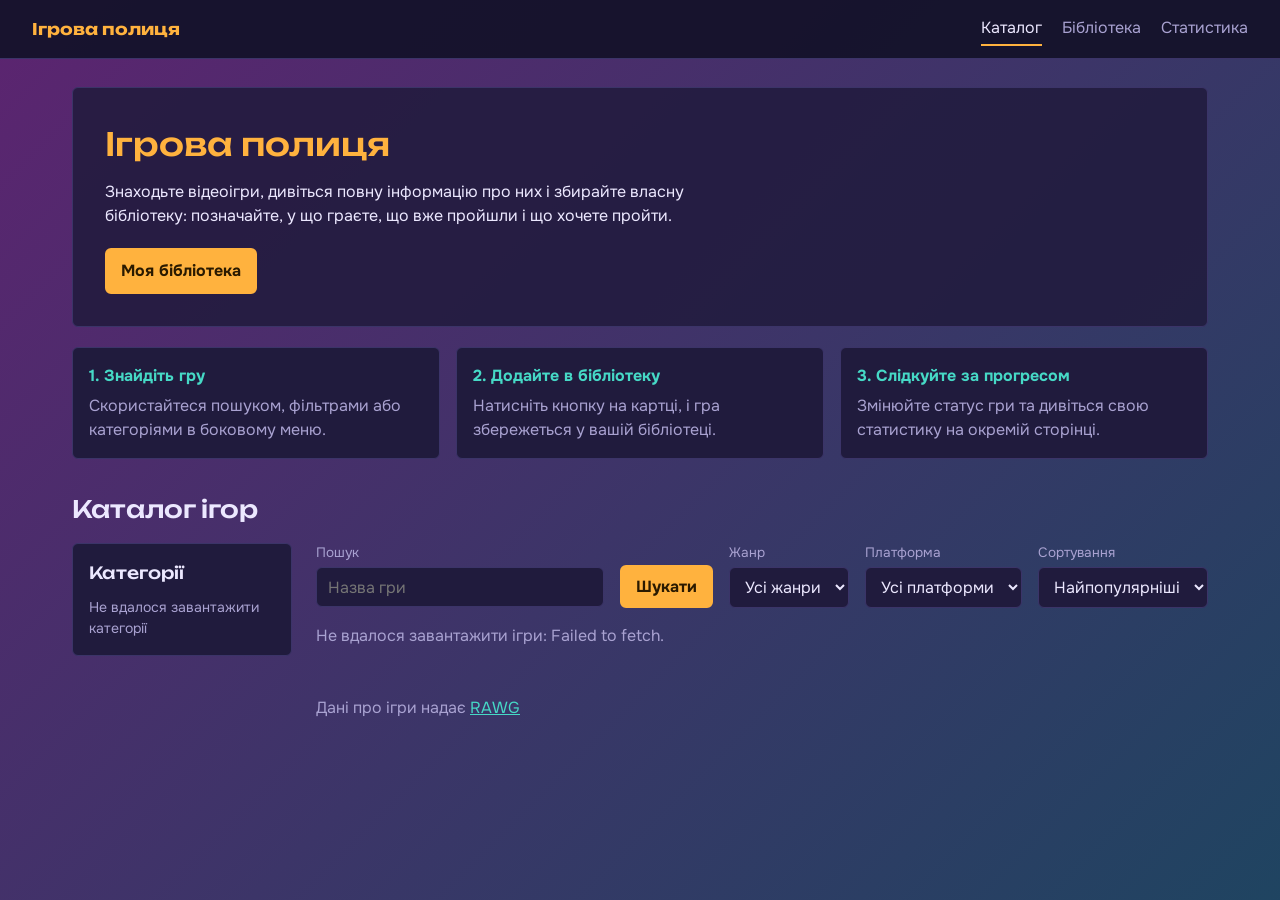
<file: finalProject/index.html>
<!DOCTYPE html>
<html lang="uk">
<head>
<meta charset="UTF-8">
<title>Каталог</title>
<link rel="preconnect" href="https://fonts.googleapis.com">
<link rel="preconnect" href="https://fonts.gstatic.com" crossorigin>
<link href="https://fonts.googleapis.com/css2?family=Onest:wght@400;500;700&family=Unbounded:wght@500;700&display=swap" rel="stylesheet">
<link rel="stylesheet" href="css/style.css">
</head>
<body>

<header class="site-header">
  <a class="logo" href="index.html">Ігрова полиця</a>
  <nav>
    <a href="index.html" aria-current="page">Каталог</a>
    <a href="library.html">Бібліотека <span id="lib-count" class="count"></span></a>
    <a href="stats.html">Статистика</a>
  </nav>
</header>

<main>
  <section class="hero">
    <h1>Ігрова полиця</h1>
    <p>Знаходьте відеоігри, дивіться повну інформацію про них і збирайте власну
      бібліотеку: позначайте, у що граєте, що вже пройшли і що хочете пройти.</p>
    <a class="btn" href="library.html">Моя бібліотека</a>
  </section>

  <section class="steps">
    <div class="step">
      <h3>1. Знайдіть гру</h3>
      <p>Скористайтеся пошуком, фільтрами або категоріями в боковому меню.</p>
    </div>
    <div class="step">
      <h3>2. Додайте в бібліотеку</h3>
      <p>Натисніть кнопку на картці, і гра збережеться у вашій бібліотеці.</p>
    </div>
    <div class="step">
      <h3>3. Слідкуйте за прогресом</h3>
      <p>Змінюйте статус гри та дивіться свою статистику на окремій сторінці.</p>
    </div>
  </section>

  <h2 class="catalog-title">Каталог ігор</h2>

  <div class="layout">

    <aside class="sidebar">
      <h2>Категорії</h2>
      <ul id="categories" class="categories">
        <li class="meta">Завантаження…</li>
      </ul>
    </aside>

    <div class="content">
      <form class="filters" id="filters">
        <label class="field grow">Пошук<input type="search" id="search" placeholder="Назва гри"></label>
        <button type="submit" class="btn">Шукати</button>

        <label class="field">Жанр<select id="genre"><option value="">Усі жанри</option></select></label>

        <label class="field">Платформа
          <select id="platform">
            <option value="">Усі платформи</option>
            <option value="1">ПК</option>
            <option value="2">PlayStation</option>
            <option value="3">Xbox</option>
            <option value="7">Nintendo</option>
          </select>
        </label>

        <label class="field">Сортування
          <select id="ordering">
            <option value="-added">Найпопулярніші</option>
            <option value="-rating">За рейтингом</option>
            <option value="-released">Новіші спершу</option>
            <option value="name">За назвою</option>
            <option value="-metacritic">За Metacritic</option>
          </select>
        </label>
      </form>

      <p id="status" class="status"></p>
      <div id="grid" class="grid"></div>
      <nav id="pagination" class="pagination"></nav>
      <p class="status">Дані про ігри надає <a href="https://rawg.io" target="_blank">RAWG</a></p>
    </div>

  </div>
</main>

<script src="js/common.js"></script>
<script src="js/catalog.js"></script>
</body>
</html>
</file>
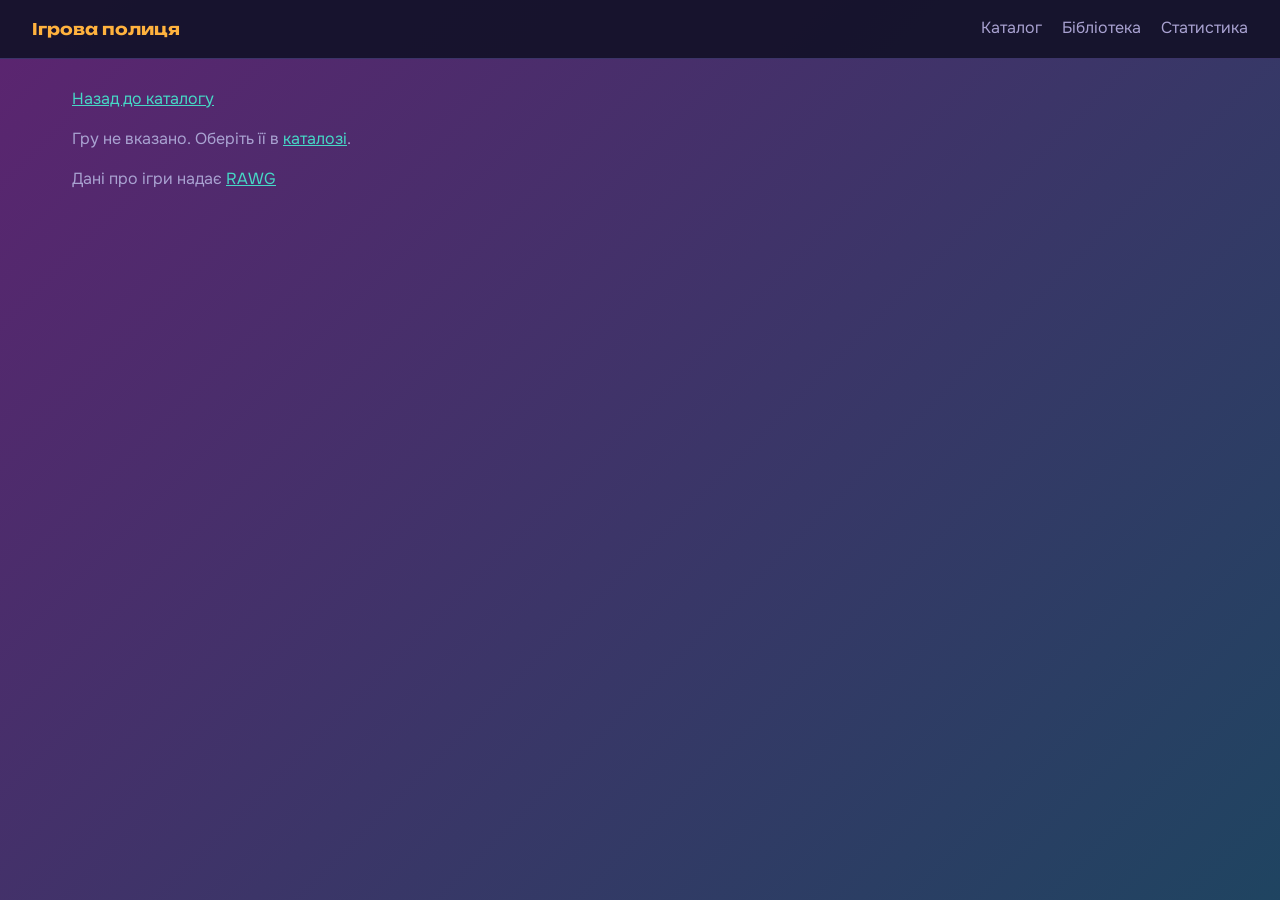
<file: finalProject/game.html>
<!DOCTYPE html>
<html lang="uk">
<head>
<meta charset="UTF-8">
<title>Гра</title>
<link rel="preconnect" href="https://fonts.googleapis.com">
<link rel="preconnect" href="https://fonts.gstatic.com" crossorigin>
<link href="https://fonts.googleapis.com/css2?family=Onest:wght@400;500;700&family=Unbounded:wght@500;700&display=swap" rel="stylesheet">
<link rel="stylesheet" href="css/style.css">
</head>
<body>

<header class="site-header">
  <a class="logo" href="index.html">Ігрова полиця</a>
  <nav>
    <a href="index.html">Каталог</a>
    <a href="library.html">Бібліотека <span id="lib-count" class="count"></span></a>
    <a href="stats.html">Статистика</a>
  </nav>
</header>

<main>
<a class="back" href="index.html">Назад до каталогу</a>
<div id="game" class="game"><p class="status">Завантаження…</p></div>
  <p class="status">Дані про ігри надає <a href="https://rawg.io" target="_blank">RAWG</a></p>
</main>

<script src="js/common.js"></script>
<script src="js/game.js"></script>
</body>
</html>
</file>
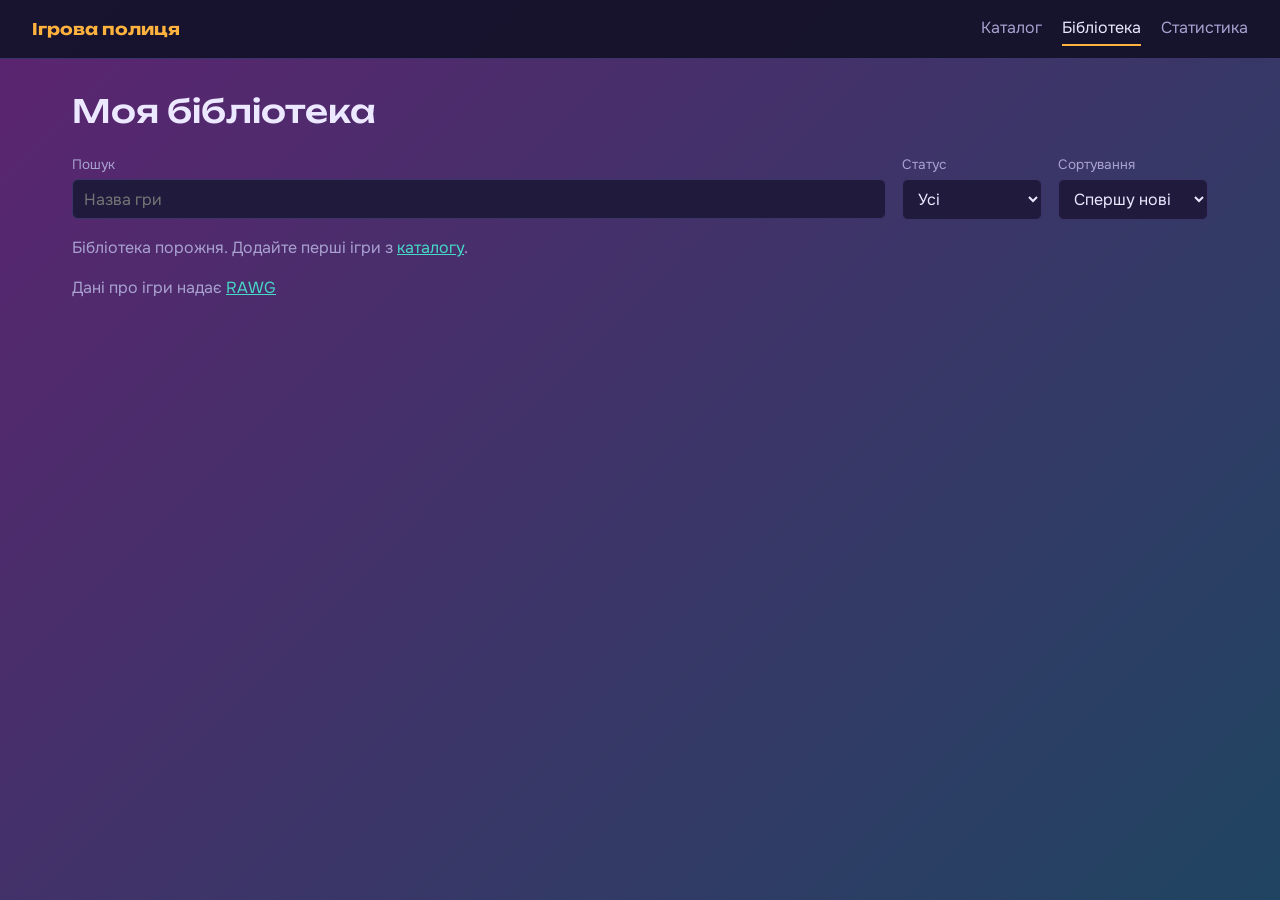
<file: finalProject/library.html>
<!DOCTYPE html>
<html lang="uk">
<head>
<meta charset="UTF-8">
<title>Бібліотека</title>
<link rel="preconnect" href="https://fonts.googleapis.com">
<link rel="preconnect" href="https://fonts.gstatic.com" crossorigin>
<link href="https://fonts.googleapis.com/css2?family=Onest:wght@400;500;700&family=Unbounded:wght@500;700&display=swap" rel="stylesheet">
<link rel="stylesheet" href="css/style.css">
</head>
<body>

<header class="site-header">
  <a class="logo" href="index.html">Ігрова полиця</a>
  <nav>
    <a href="index.html">Каталог</a>
    <a href="library.html" aria-current="page">Бібліотека <span id="lib-count" class="count"></span></a>
    <a href="stats.html">Статистика</a>
  </nav>
</header>

<main>
<h1>Моя бібліотека</h1>

<form class="filters" id="filters">
  <label class="field grow">Пошук<input type="search" id="search" placeholder="Назва гри"></label>

  <label class="field">Статус
    <select id="status-filter">
      <option value="all">Усі</option>
      <option value="want">Хочу пройти</option>
      <option value="playing">Граю</option>
      <option value="done">Пройдено</option>
    </select>
  </label>

  <label class="field">Сортування
    <select id="sort">
      <option value="added">Спершу нові</option>
      <option value="name">За назвою</option>
      <option value="rating">За рейтингом</option>
    </select>
  </label>
</form>

<p id="status" class="status"></p>
<div id="grid" class="grid"></div>
  <p class="status">Дані про ігри надає <a href="https://rawg.io" target="_blank">RAWG</a></p>
</main>

<script src="js/common.js"></script>
<script src="js/library.js"></script>
</body>
</html>
</file>
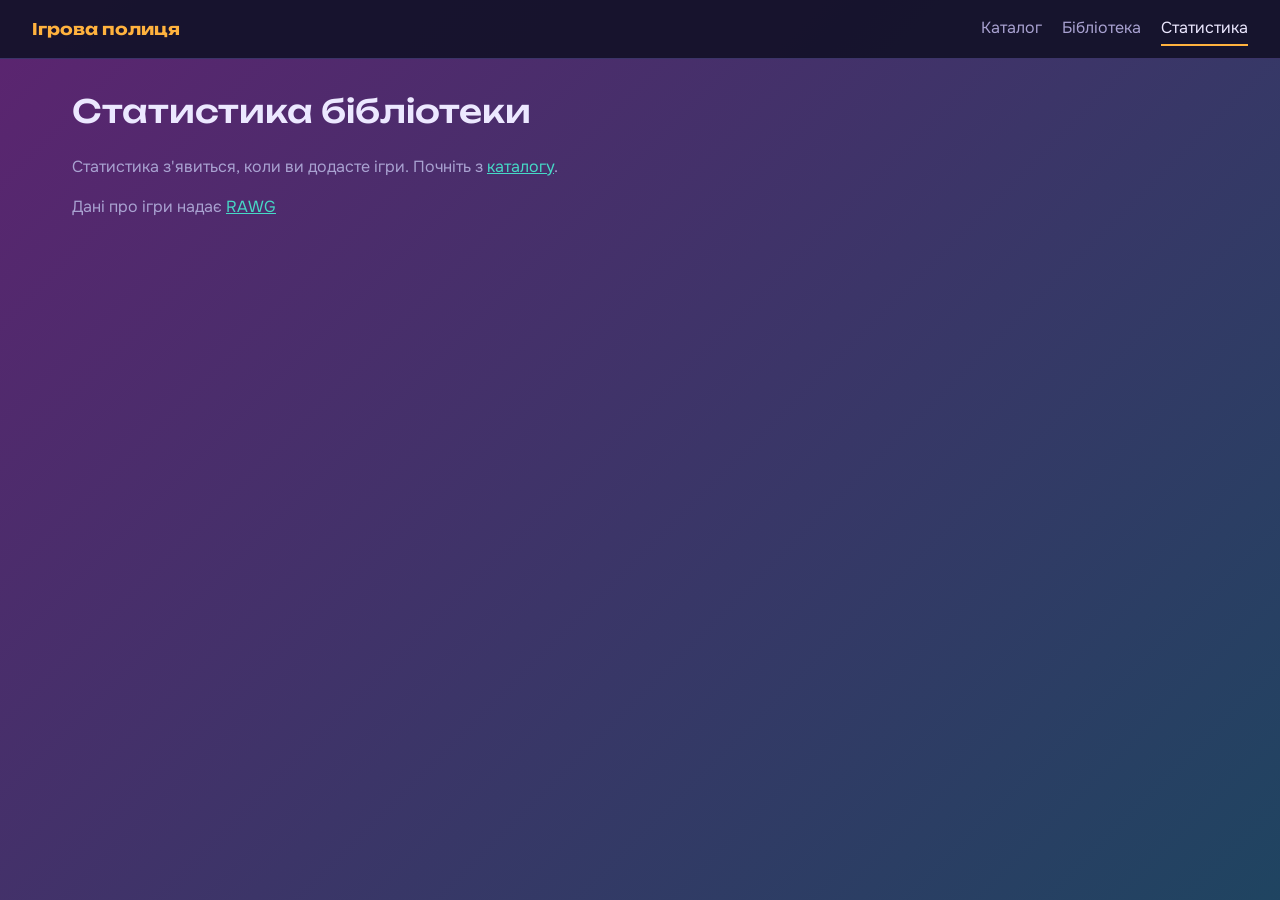
<file: finalProject/stats.html>
<!DOCTYPE html>
<html lang="uk">
<head>
<meta charset="UTF-8">
<title>Статистика</title>
<link rel="preconnect" href="https://fonts.googleapis.com">
<link rel="preconnect" href="https://fonts.gstatic.com" crossorigin>
<link href="https://fonts.googleapis.com/css2?family=Onest:wght@400;500;700&family=Unbounded:wght@500;700&display=swap" rel="stylesheet">
<link rel="stylesheet" href="css/style.css">
</head>
<body>

<header class="site-header">
  <a class="logo" href="index.html">Ігрова полиця</a>
  <nav>
    <a href="index.html">Каталог</a>
    <a href="library.html">Бібліотека <span id="lib-count" class="count"></span></a>
    <a href="stats.html" aria-current="page">Статистика</a>
  </nav>
</header>

<main>
<h1>Статистика бібліотеки</h1>
<div id="stats"></div>
  <p class="status">Дані про ігри надає <a href="https://rawg.io" target="_blank">RAWG</a></p>
</main>

<script src="js/common.js"></script>
<script src="js/stats.js"></script>
</body>
</html>
</file>
<file: finalProject/css/style.css>
* {
  box-sizing: border-box;
}

body {
  margin: 0;
  background: linear-gradient(-45deg, #15122b, #3b2a7a, #0b4f5c, #5c2470);
  background-size: 400% 400%;
  animation: moveBackground 12s ease infinite;
  color: #ece8ff;
  font-family: "Onest", Arial, sans-serif;
  line-height: 1.5;
  min-height: 100vh;
  display: flex;
  flex-direction: column;
}

@keyframes moveBackground {
  0% { background-position: 0% 50%; }
  50% { background-position: 100% 50%; }
  100% { background-position: 0% 50%; }
}

a {
  color: #46d9c6;
}

h1, h2 {
  font-family: "Unbounded", Arial, sans-serif;
  font-weight: 500;
}

h1 {
  font-size: 2rem;
  margin: 0 0 20px 0;
}

h2 {
  font-size: 1.05rem;
  margin: 0 0 8px 0;
}

.site-header {
  position: sticky;
  top: 0;
  z-index: 5;
  display: flex;
  flex-wrap: wrap;
  align-items: center;
  justify-content: space-between;
  gap: 12px 24px;
  padding: 12px 32px;
  background: rgba(21, 18, 43, 0.95);
  border-bottom: 1px solid #3b3468;
}

.logo {
  font-family: "Unbounded", Arial, sans-serif;
  font-weight: 700;
  color: #ffb23e;
  text-decoration: none;
}

.site-header nav {
  display: flex;
  gap: 20px;
}

.site-header nav a {
  color: #a9a2d1;
  text-decoration: none;
  padding: 4px 0;
  border-bottom: 2px solid transparent;
}

.site-header nav a:hover {
  color: #ece8ff;
}

.site-header nav a[aria-current="page"] {
  color: #ece8ff;
  border-bottom: 2px solid #ffb23e;
}

.count {
  background: #ffb23e;
  color: #2a1a00;
  padding: 0 7px;
  border-radius: 12px;
  font-size: 0.8rem;
  font-weight: bold;
}

.count:empty {
  display: none;
}

main {
  flex: 1;
  width: 100%;
  max-width: 1200px;
  margin: 0 auto;
  padding: 28px 32px 32px 32px;
}

.filters {
  display: flex;
  flex-wrap: wrap;
  gap: 12px 16px;
  margin-bottom: 16px;
}

.field {
  display: flex;
  flex-direction: column;
  gap: 4px;
  font-size: 0.85rem;
  color: #a9a2d1;
}

.field.grow {
  flex: 1;
  min-width: 220px;
}

input, select {
  font-family: inherit;
  font-size: 1rem;
  color: #ece8ff;
  background: #201b3d;
  border: 1px solid #3b3468;
  border-radius: 6px;
  padding: 8px 11px;
  min-height: 40px;
}

.filters .btn {
  align-self: flex-end;
}

.status {
  color: #a9a2d1;
  min-height: 24px;
  margin: 0 0 16px 0;
}

.grid {
  display: grid;
  grid-template-columns: repeat(auto-fill, minmax(240px, 1fr));
  gap: 20px;
}

.card {
  display: flex;
  flex-direction: column;
  background: #201b3d;
  border: 1px solid #3b3468;
  border-radius: 6px;
  overflow: hidden;
}

.cover {
  position: relative;
  display: block;
  aspect-ratio: 16 / 10;
  background: #2a2450;
}

.cover img {
  width: 100%;
  height: 100%;
  object-fit: cover;
  display: block;
}

.no-img {
  position: absolute;
  top: 0;
  left: 0;
  width: 100%;
  height: 100%;
  display: flex;
  align-items: center;
  justify-content: center;
  color: #a9a2d1;
  font-size: 0.9rem;
}

.rating {
  position: absolute;
  right: 8px;
  bottom: 8px;
  padding: 2px 8px;
  border-radius: 4px;
  background: rgba(21, 18, 43, 0.9);
  color: #ffb23e;
  font-weight: bold;
  font-size: 0.85rem;
}

.card-body {
  display: flex;
  flex-direction: column;
  gap: 6px;
  padding: 14px;
  flex: 1;
}

.card-body h2 {
  margin: 0;
  font-size: 0.95rem;
}

.card-body h2 a {
  color: #ece8ff;
  text-decoration: none;
}

.card-body h2 a:hover {
  color: #ffb23e;
}

.meta {
  margin: 0;
  color: #a9a2d1;
  font-size: 0.88rem;
}

.card-body .btn,
.card-body .field {
  margin-top: auto;
}

.card-body .field + .btn {
  margin-top: 6px;
}

.btn {
  font-family: inherit;
  font-size: 1rem;
  font-weight: bold;
  cursor: pointer;
  padding: 9px 14px;
  border-radius: 6px;
  border: 2px solid #ffb23e;
  background: #ffb23e;
  color: #2a1a00;
}

.btn:hover {
  opacity: 0.85;
}

.btn.in-lib {
  background: transparent;
  color: #ffb23e;
}

.btn.danger {
  background: transparent;
  border-color: #ff6b81;
  color: #ff6b81;
}

.pagination {
  display: flex;
  flex-wrap: wrap;
  justify-content: center;
  align-items: center;
  gap: 6px;
  margin-top: 32px;
}

.pagination button {
  font-family: inherit;
  font-size: 1rem;
  padding: 8px 14px;
  cursor: pointer;
  border-radius: 6px;
  border: 1px solid #3b3468;
  background: #201b3d;
  color: #ece8ff;
}

.pagination button:hover {
  border-color: #ffb23e;
}

.pagination button:disabled {
  opacity: 0.4;
  cursor: default;
}

.pagination span {
  color: #a9a2d1;
  padding: 0 8px;
}

/* ---------- Сторінка гри ---------- */
.back {
  display: inline-block;
  margin-bottom: 16px;
}

.game-hero {
  display: grid;
  grid-template-columns: 1.4fr 1fr;
  gap: 24px;
  align-items: end;
  margin-bottom: 24px;
}

.game-cover {
  width: 100%;
  aspect-ratio: 16 / 9;
  object-fit: cover;
  border-radius: 6px;
  border: 1px solid #3b3468;
}

.game-head {
  display: flex;
  flex-direction: column;
  gap: 12px;
  align-items: flex-start;
}

.game-head h1 {
  margin: 0;
}

.game section {
  margin-bottom: 28px;
}

.desc {
  white-space: pre-line;
  max-width: 750px;
  margin: 0;
}

.facts {
  display: grid;
  grid-template-columns: 170px 1fr;
  gap: 6px 24px;
  margin: 0;
}

.facts dt {
  color: #a9a2d1;
}

.facts dd {
  margin: 0;
  word-break: break-all;
}

.shots {
  display: grid;
  grid-template-columns: repeat(auto-fill, minmax(220px, 1fr));
  gap: 12px;
}

.shots img {
  width: 100%;
  aspect-ratio: 16 / 9;
  object-fit: cover;
  border-radius: 6px;
  border: 1px solid #3b3468;
  display: block;
}

/* ---------- Статистика ---------- */
.summary {
  display: flex;
  flex-wrap: wrap;
  gap: 16px;
  margin: 0 0 32px 0;
}

.summary div {
  flex: 1;
  min-width: 180px;
  padding: 16px;
  background: #201b3d;
  border: 1px solid #3b3468;
  border-radius: 6px;
}

.summary dt {
  color: #a9a2d1;
  font-size: 0.9rem;
}

.summary dd {
  margin: 0;
  font-family: "Unbounded", Arial, sans-serif;
  font-size: 1.8rem;
  color: #ffb23e;
}

#stats section {
  margin-bottom: 32px;
  max-width: 640px;
}

.bars {
  list-style: none;
  margin: 0;
  padding: 0;
}

.bars li {
  display: grid;
  grid-template-columns: 144px 1fr 40px;
  gap: 12px;
  align-items: center;
  margin-bottom: 10px;
}

.bar-track {
  height: 13px;
  background: #201b3d;
}

.bar-fill {
  display: block;
  height: 100%;
  background: #46d9c6;
}

.bar-value {
  text-align: right;
  color: #a9a2d1;
}



.skeleton {
  background: linear-gradient(90deg, #2a2450 25%, #3b3468 50%, #2a2450 75%);
  background-size: 200% 100%;
  animation: shimmer 1.4s linear infinite;
  border-radius: 4px;
}

.skeleton-line {
  height: 16px;
}

.skeleton-line.short {
  width: 60%;
}

.skeleton-btn {
  height: 40px;
  margin-top: auto;
  border-radius: 6px;
}

@keyframes shimmer {
  0%   { background-position: 200% 0; }
  100% { background-position: -200% 0; }
}

.hero {
  padding: 32px;
  margin-bottom: 20px;
  background: rgba(32, 27, 61, 0.85);
  border: 1px solid #3b3468;
  border-radius: 6px;
}

.hero h1 {
  margin-bottom: 12px;
  color: #ffb23e;
}

.hero p {
  max-width: 650px;
  margin: 0 0 20px 0;
}

.hero .btn {
  display: inline-block;
  text-decoration: none;
}

.steps {
  display: grid;
  grid-template-columns: repeat(3, 1fr);
  gap: 16px;
  margin-bottom: 32px;
}

.step {
  padding: 16px;
  background: #201b3d;
  border: 1px solid #3b3468;
  border-radius: 6px;
}

.step h3 {
  margin: 0 0 6px 0;
  font-size: 1rem;
  color: #46d9c6;
}

.step p {
  margin: 0;
  color: #a9a2d1;
}

.catalog-title {
  font-size: 1.5rem;
  margin-bottom: 16px;
}

.layout {
  display: grid;
  grid-template-columns: 220px 1fr;
  gap: 24px;
  align-items: start;
}

.content {
  min-width: 0;
}

.sidebar {
  position: sticky;
  top: 80px;
  padding: 16px;
  background: #201b3d;
  border: 1px solid #3b3468;
  border-radius: 6px;
}

::-webkit-scrollbar {
  display: none;
}

.sidebar h2 {
  margin-bottom: 12px;
}

.categories {
  list-style: none;
  margin: 0;
  padding: 0;
  max-height: 70vh;
  overflow-y: auto;
}

.category {
  display: block;
  width: 100%;
  text-align: left;
  font-family: inherit;
  font-size: 0.95rem;
  padding: 6px 10px;
  margin-bottom: 2px;
  background: transparent;
  border: none;
  border-radius: 4px;
  color: #a9a2d1;
  cursor: pointer;
}

.category:hover {
  color: #ece8ff;
  background: #2a2450;
}

.category.active {
  background: #ffb23e;
  color: #2a1a00;
  font-weight: bold;
}
</file>
